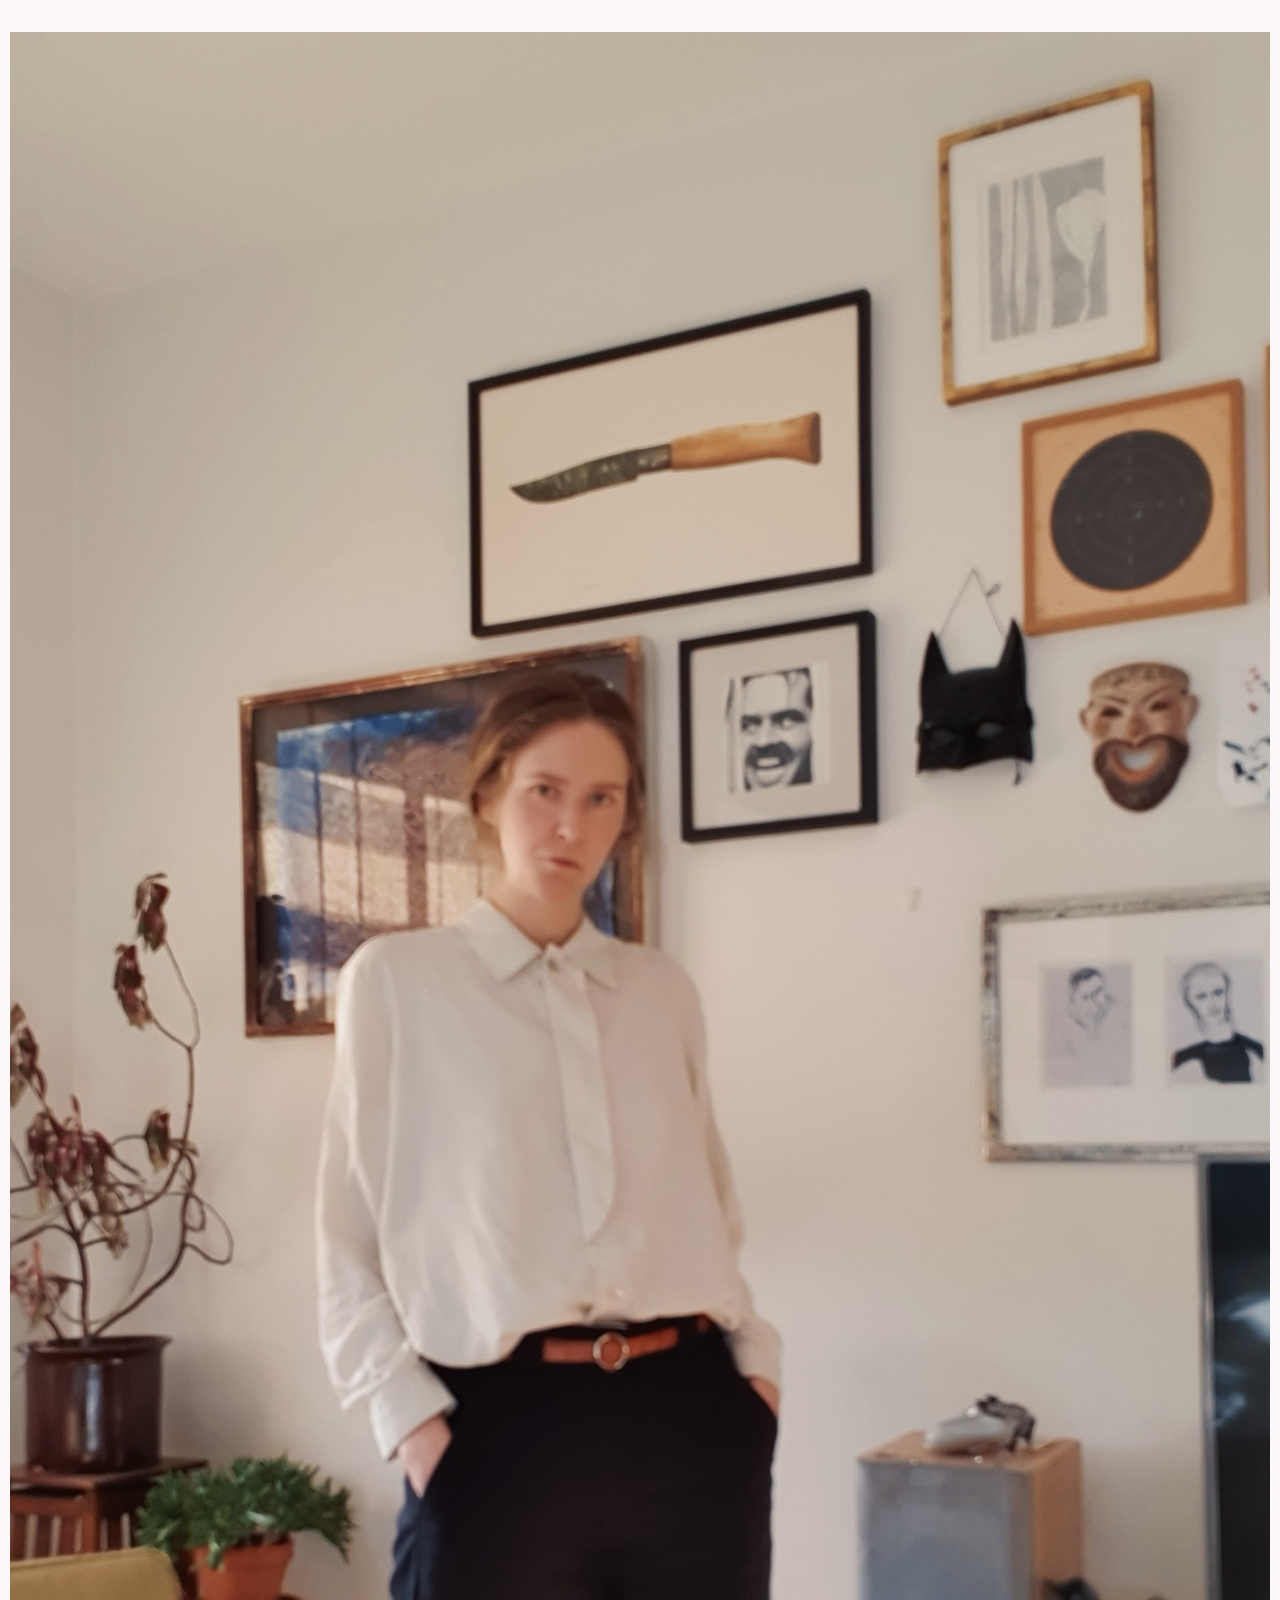
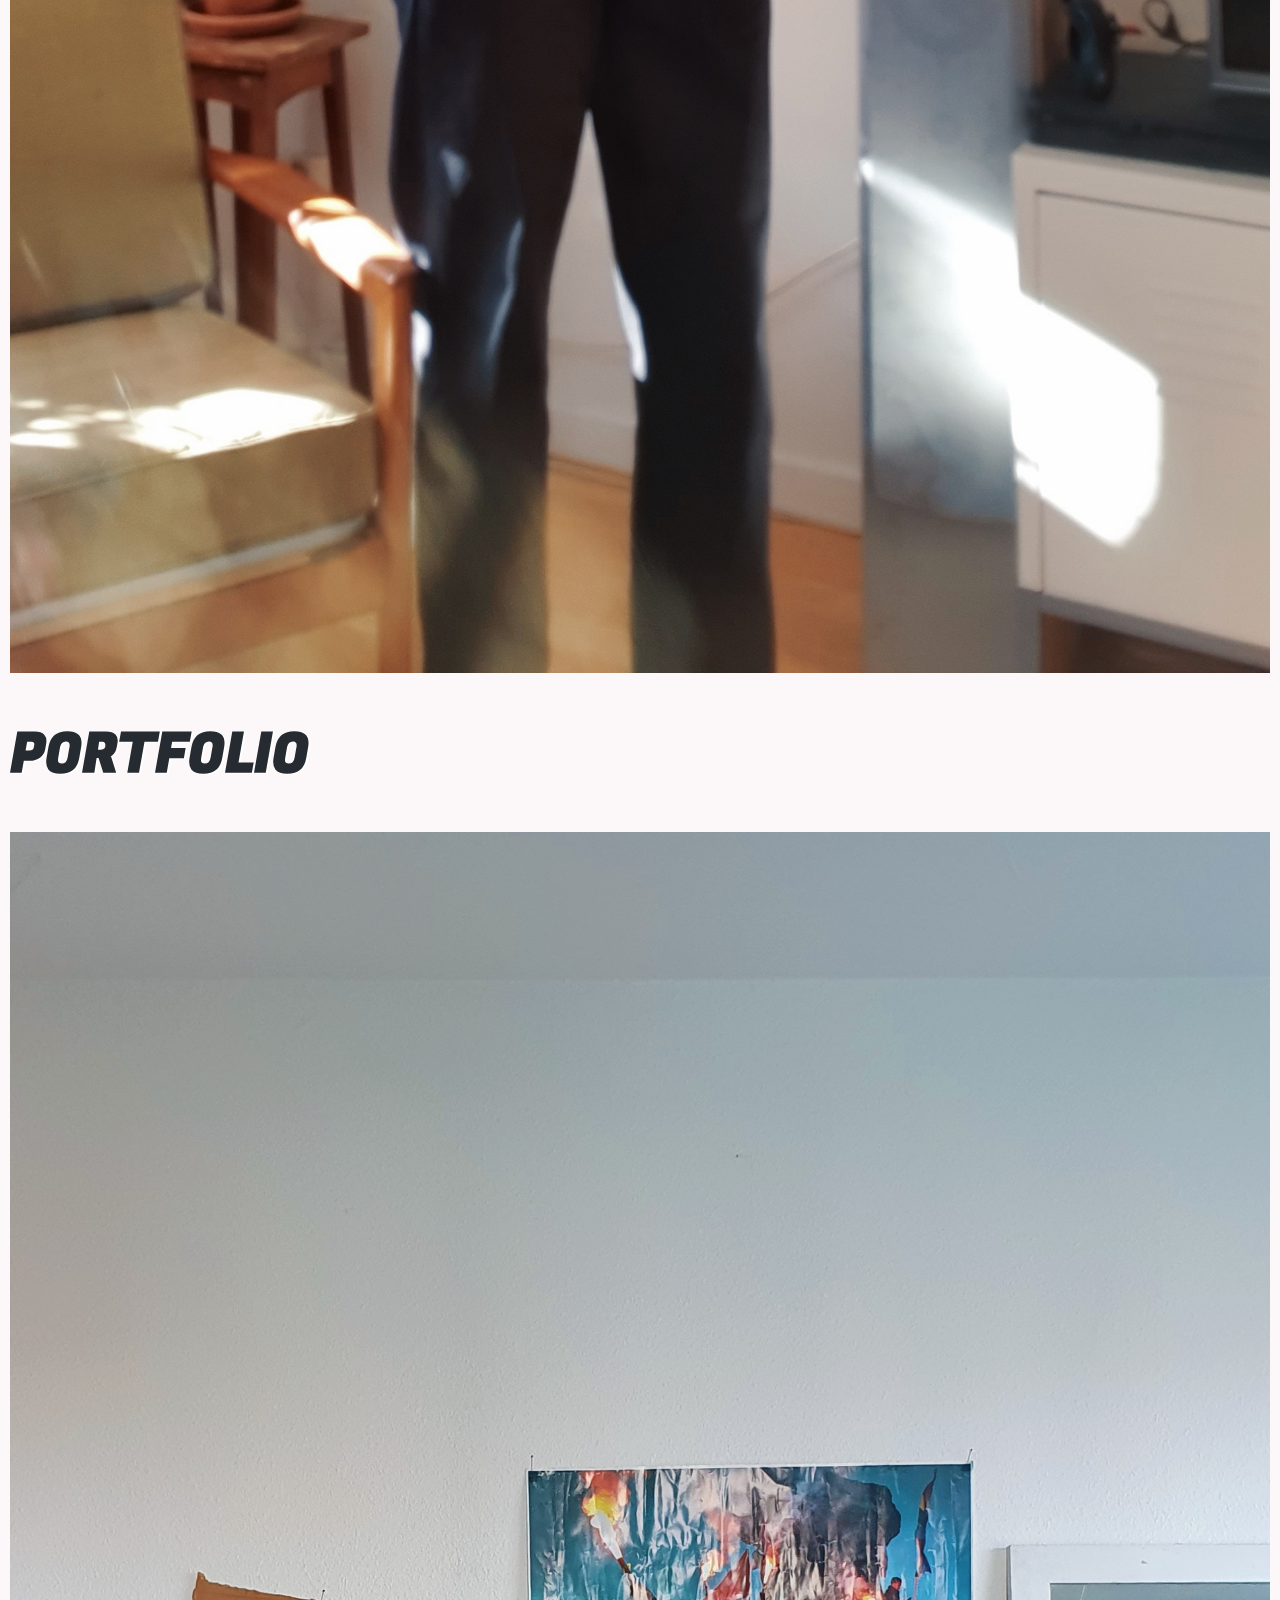
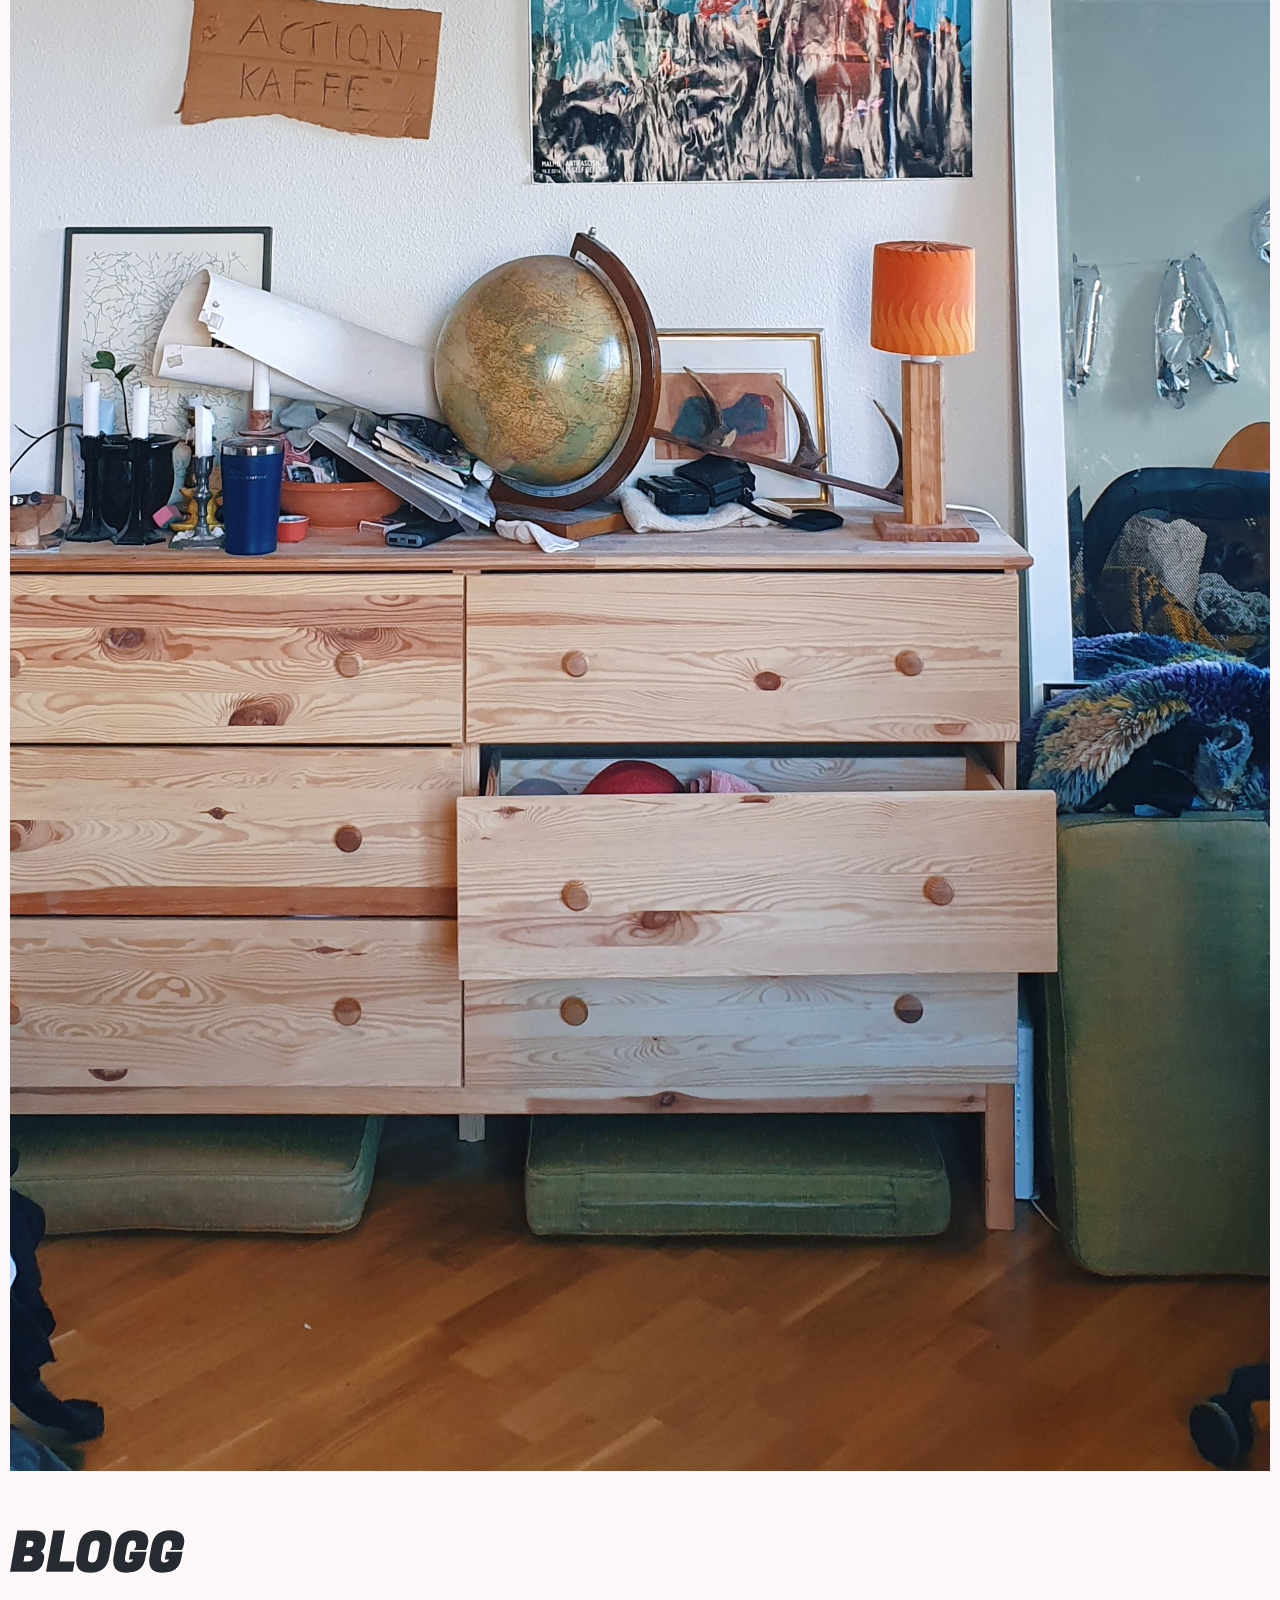
<file: index.html>
<!DOCTYPE html>
<html lang="en">
<head>
    <meta charset="UTF-8">
    <meta http-equiv="X-UA-Compatible" content="IE=edge">
    <meta name="viewport" content="width=device-width, initial-scale=1.0">
    <title>Amelie Lidäng</title>
    <link rel="stylesheet" href="styles/normalize.css">
    <link href="https://cdn.jsdelivr.net/npm/bootstrap@5.1.3/dist/css/bootstrap.min.css" rel="stylesheet" integrity="sha384-1BmE4kWBq78iYhFldvKuhfTAU6auU8tT94WrHftjDbrCEXSU1oBoqyl2QvZ6jIW3" crossorigin="anonymous">
    <link rel="stylesheet" href="styles/index.css">
    <link rel="preconnect" href="https://fonts.gstatic.com" crossorigin>
    <link href="https://fonts.googleapis.com/css2?family=Abril+Fatface&family=Fugaz+One&family=Mukta&family=Roboto+Slab:wght@300;600;900&display=swap" rel="stylesheet">
</head>
<body class="d-flex flex-column min-vh-100">
    <main>
        <div class="container-lg">
            <div class="row justify-content-between">
                <div class="col-sm-5">
                    <div class="card card-landing border-0 ">
                        <img src="/images/landing01.jpg" alt="" class="card-img">
                        <div class="card-img-overlay">
                            <a href="/pages/portfolio.html" class="landing-link">
                                <h2 class="card-title title-landing">
                                    portfolio
                                </h2>
                            </a>
                        </div>
                    </div>
                </div>
                <div class="col-sm-5">
                    <div class="card card-landing border-0">
                        <img src="/images/landing02.jpg" alt="" class="card-img">
                        <div class="card-img-overlay">
                            <a href="/pages/blogg.html" class="landing-link">
                                <h2 class="card-title title-landing">
                                    blogg
                                </h2>
                            </a>
                        </div>
                    </div>
                </div>
            </div>
        </div>
    </main>
    <script src="https://cdn.jsdelivr.net/npm/bootstrap@5.1.3/dist/js/bootstrap.bundle.min.js" integrity="sha384-ka7Sk0Gln4gmtz2MlQnikT1wXgYsOg+OMhuP+IlRH9sENBO0LRn5q+8nbTov4+1p" crossorigin="anonymous"></script>
</body>
</html>
</file>
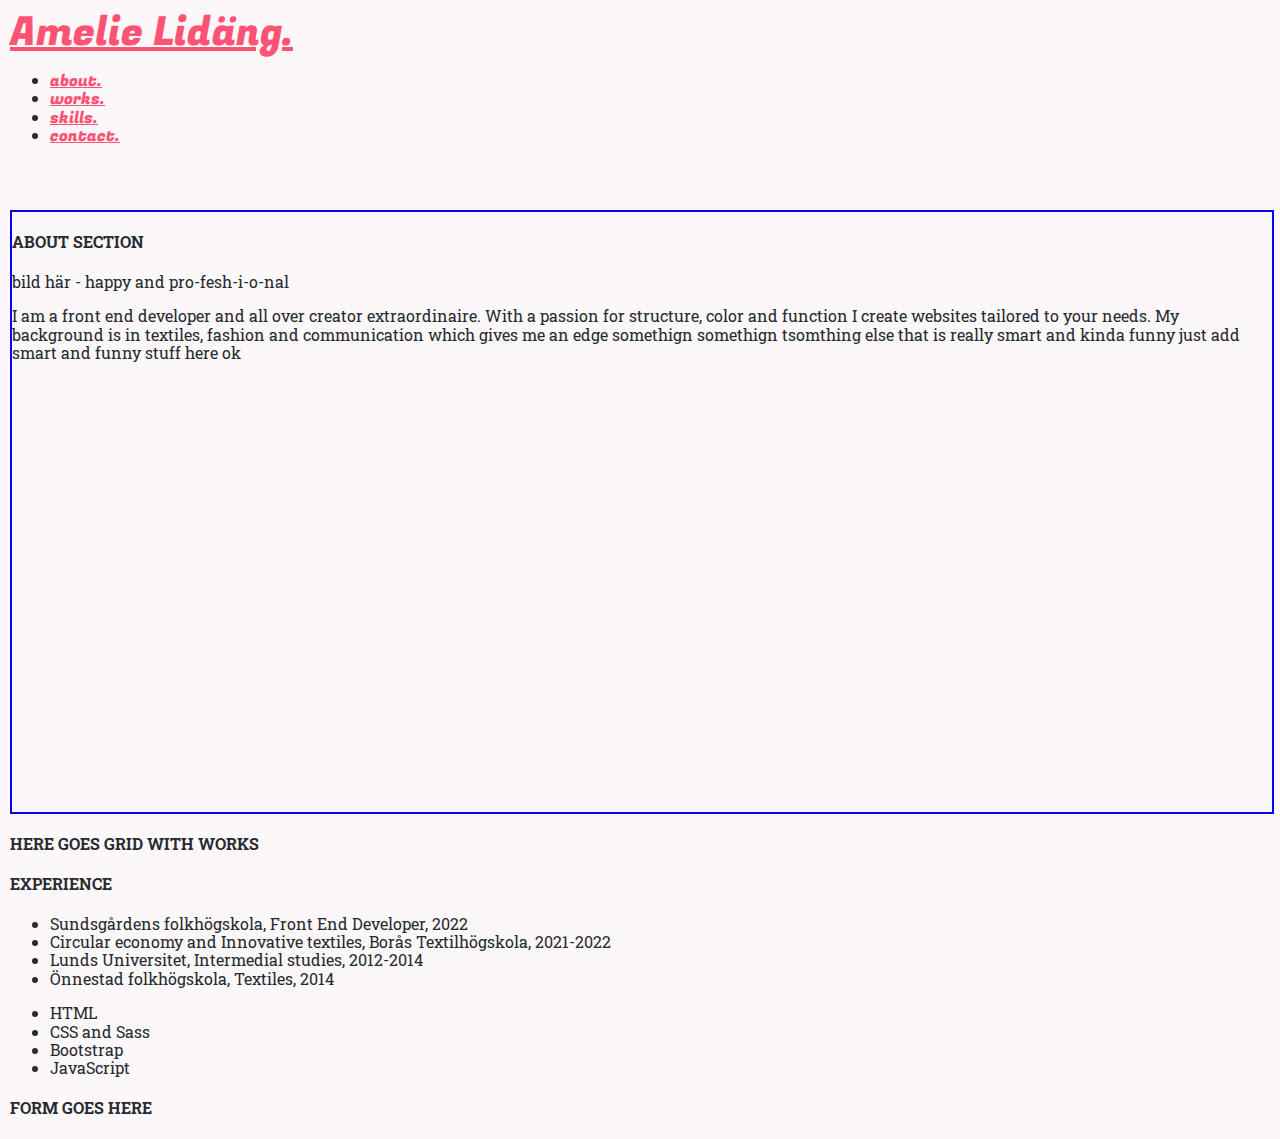
<file: pages/portfolio.html>
<!DOCTYPE html>
<html lang="en">
<head>
    <meta charset="UTF-8">
    <meta http-equiv="X-UA-Compatible" content="IE=edge">
    <meta name="viewport" content="width=device-width, initial-scale=1.0">
    <title>Amelie Lidäng</title>
    <link rel="stylesheet" href="/styles/normalize.css">
    <link href="https://cdn.jsdelivr.net/npm/bootstrap@5.1.3/dist/css/bootstrap.min.css" rel="stylesheet" integrity="sha384-1BmE4kWBq78iYhFldvKuhfTAU6auU8tT94WrHftjDbrCEXSU1oBoqyl2QvZ6jIW3" crossorigin="anonymous">
    <link rel="stylesheet" href="/styles/index.css">
    <link rel="preconnect" href="https://fonts.gstatic.com" crossorigin>
    <link href="https://fonts.googleapis.com/css2?family=Abril+Fatface&family=Fugaz+One&family=Mukta&family=Roboto+Slab:wght@300;600;900&display=swap" rel="stylesheet">
</head>
<body class="d-flex flex-column min-vh-800">
    <nav class="navbar navbar-dark bg-dark px-2 align-items-end">
        <a class="navbar-brand mb-0 h1" href="/index.html">Amelie Lidäng.</a>
        <ul class="nav justify-content-end">
            <li class="nav-item">
                <a class="nav-link link-light" href="#about">about.</a>
            </li>
            <li class="nav-item">
                <a class="nav-link link-light" href="#works">works.</a>
            </li>
            <li class="nav-item">
                <a class="nav-link link-light" href="#skills">skills.</a>
            </li>
            <li class="nav-item">
                <a class="nav-link link-light" href="#contact">contact.</a>
            </li>
        </ul>
    </nav>
    <main>
        <!--maybe just remove title and add a pic-->
        <section class="container portfolio-about">
            <h4 class="card-title text-center">
                ABOUT SECTION
            </h4>
            <div class="row about align-items-end justify-content-between">
                <div class="col-sm-2 about-col">
                    bild här - happy and pro-fesh-i-o-nal
                    <!--maybe use
                    <img src="..." class="rounded float-start" alt="...">
                    to push to start of container but keep text column further to the right? 
                    -->
                </div>
                <div class="col-sm-7 about-col">
                    <p class="portfolio-text">
                        I am a front end developer and all over creator extraordinaire. With 
                        a passion for structure, color and function I create websites tailored to 
                        your needs. My background is in textiles, fashion and communication which 
                        gives me an edge somethign somethign tsomthing else that is really smart and kinda 
                        funny just add smart and funny stuff here ok
                    </p>
                </div>
            </div>
        </section>
        <div class="container portfolio-grid" id="works">
            <div class="card text-center border-0">
                <h4 class="card-title">
                    here goes grid with works
                </h4>
            </div>
        </div>
        <div class="container portfolio-cv" id="skills">
            <div class="card">
                <h4 class="card-title text-center">
                    Experience
                </h4>
                <div class="row justify-content-between">
                    <div class="col-sm-5">
                        <ul>
                            <li>Sundsgårdens folkhögskola, Front End Developer, 2022</li>
                            <li>Circular economy and Innovative textiles, Borås Textilhögskola, 2021-2022</li>
                            <li>Lunds Universitet, Intermedial studies, 2012-2014</li>
                            <li>Önnestad folkhögskola, Textiles, 2014</li> <!--check CV for year-->
                        </ul>
                    </div>
                    <div class="col-sm-3">
                        <ul>
                            <li>HTML</li>
                            <li>CSS and Sass</li>
                            <li>Bootstrap</li>
                            <li>JavaScript</li>
                            <!--
                            also: get ipad and work on procreate etc
                            also: work on wordpress skills
                            -->
                        </ul>
                    </div>
                </div>
            </div>
        </div>
        <div class="container portfolio-form" id="contact">
            <div class="card text-center border-0">
                <h4 class="card-title">
                    form goes here
                </h4>
            </div>
        </div>
    </main>
</body>
</html>
</file>
<file: styles/index.css>
body{font-family:"Roboto Slab",serif;color:#262b31;background-color:#fcf7f8;margin:10px}.card-title{text-transform:uppercase}.container-lg{min-height:700px;margin-top:2rem}.card-landing{margin-top:1rem;min-height:600px;font-family:"Fugaz One",italic}.card-img{width:100%;overflow:hidden}.landing-link{text-decoration:none;color:#262b31;text-shadow:white 2px 1px}.landing-link:hover{color:#ff5376}@media only screen and (max-width:575px){.title-landing{font-size:55px}}@media only screen and (min-width:576px){.title-landing{font-size:34px}}@media only screen and (min-width:900px){.title-landing{font-size:55px}}.container-blog{display:flex;flex-direction:column;justify-content:center;align-items:center;min-height:80vh}.image{max-width:400px;margin-top:2rem}.navbar{height:200px;font-family:"Fugaz One",italic}.navbar-dark .navbar-brand{color:#ff5376;text-shadow:1px 1px #fcf7f8;font-size:40px}.navbar-dark .navbar-brand:hover{color:#9dfff9}.link-light{color:#ff5376;text-shadow:1px 1px #fcf7f8}.link-light:hover{color:#9dfff9}.text-portfolio{font-family:"Roboto Slab",serif}.portfolio-about{max-width:1600px;width:100%;min-height:600px;border:2px blue solid}.about{min-height:300px}
</file>
